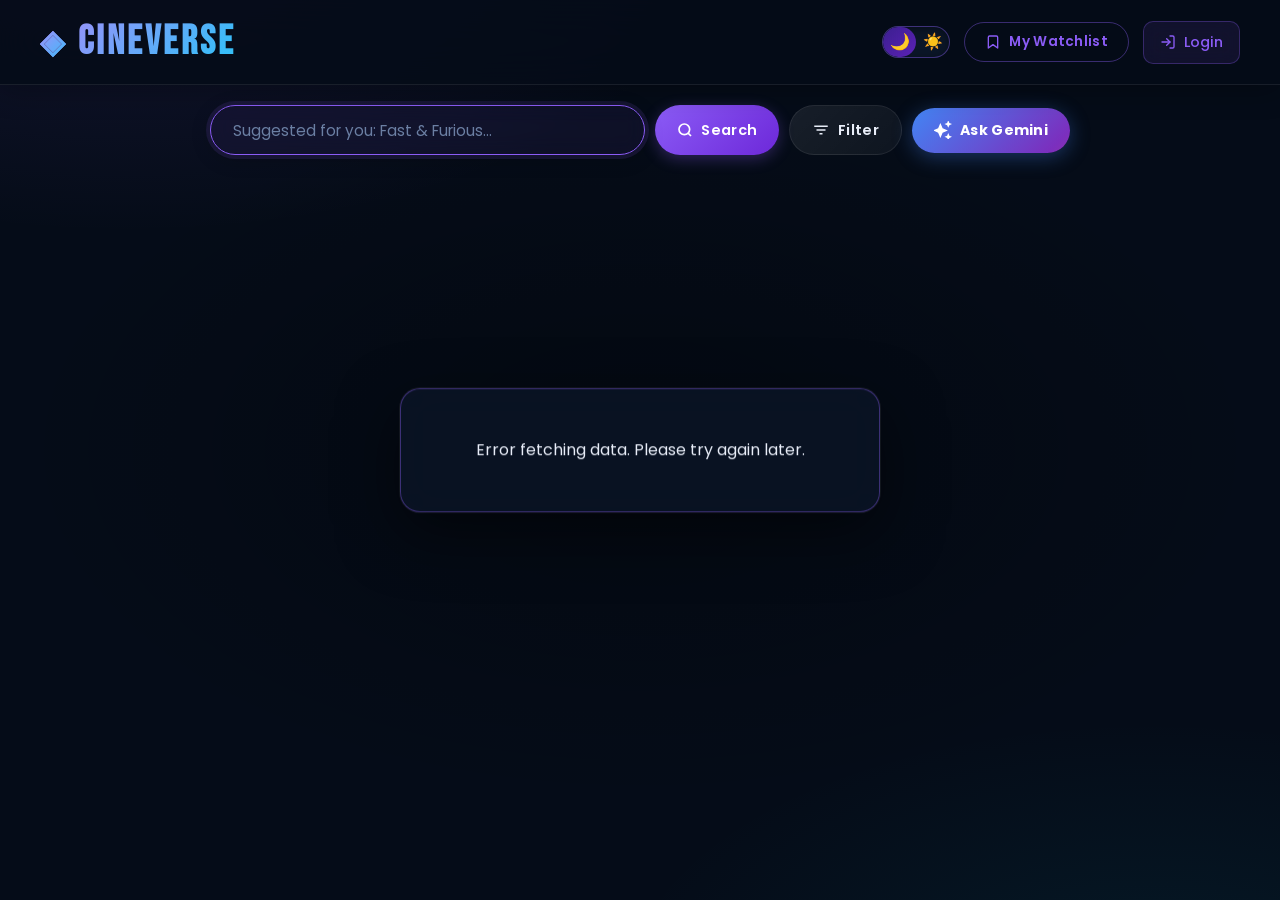
<file: index.html>
<!DOCTYPE html>
<html lang="en">
<head>
    <meta charset="UTF-8">
    <meta name="viewport" content="width=device-width, initial-scale=1.0">
    <title>CineVerse</title>
    <link rel="stylesheet" href="ss3.css">
    <link rel="icon" href="https://cdn-icons-png.flaticon.com/512/4221/4221484.png" type="image/png">
    <script defer src="https://cdn.vercel-insights.com/v1/script.js"></script>
</head>
<body>

    <header class="main-header">

        <h1 class="site-title">
            <span class="logo-mark">◈</span>
            CineVerse
        </h1>

        <div class="header-actions">
            <div class="lightandDArk">
                <span class="icon moon">🌙</span>
                <span class="icon sun">☀️</span>
            </div>
            <button id="showMyWatchlist" class="watchlist-btn">
                <svg width="16" height="16" viewBox="0 0 24 24" fill="none" stroke="currentColor" stroke-width="2" stroke-linecap="round" stroke-linejoin="round"><path d="M19 21l-7-5-7 5V5a2 2 0 0 1 2-2h10a2 2 0 0 1 2 2z"></path></svg>
                My Watchlist
            </button>
            <button id="loginBtn" class="logout-btn login-btn hidden" onclick="window.location.href='login.html'">
                <svg width="16" height="16" viewBox="0 0 24 24" fill="none" stroke="currentColor" stroke-width="2" stroke-linecap="round" stroke-linejoin="round">
                    <path d="M15 3h4a2 2 0 0 1 2 2v14a2 2 0 0 1-2 2h-4"></path>
                    <polyline points="10 17 15 12 10 7"></polyline>
                    <line x1="15" y1="12" x2="3" y2="12"></line>
                </svg>
                Login
            </button>
            <button id="logoutBtn" class="logout-btn hidden">
                <svg width="16" height="16" viewBox="0 0 24 24" fill="none" stroke="currentColor" stroke-width="2" stroke-linecap="round" stroke-linejoin="round"><path d="M9 21H5a2 2 0 0 1-2-2V5a2 2 0 0 1 2-2h4"></path><polyline points="16 17 21 12 16 7"></polyline><line x1="21" y1="12" x2="9" y2="12"></line></svg>
                Logout
            </button>
        </div>

    </header>

    <div class="searchPar">
        <input type="text" placeholder="Search movies, directors, actors…">
        <button class="search">
            <svg width="16" height="16" viewBox="0 0 24 24" fill="none" stroke="currentColor" stroke-width="2.5"><circle cx="11" cy="11" r="8"/><line x1="21" y1="21" x2="16.65" y2="16.65"/></svg>
            Search
        </button>
        <button class="filter">
            <svg fill="#fff" viewBox="0 0 24 24" xmlns="http://www.w3.org/2000/svg">
                <path d="M10 18h4v-2h-4v2zM3 6v2h18V6H3zm3 7h12v-2H6v2z"/>
            </svg>
            Filter
        </button>
        <button id="chat-toggle-btn" class="ask-gemini-btn">
            <svg width="18" height="18" viewBox="0 0 24 24" fill="none" xmlns="http://www.w3.org/2000/svg">
                <path d="M19 9L20.5 5.5L24 4L20.5 2.5L19 -1L17.5 2.5L14 4L17.5 5.5L19 9ZM11.5 9.5L8.5 2.5L5.5 9.5L-1.5 12.5L5.5 15.5L8.5 22.5L11.5 15.5L18.5 12.5L11.5 9.5ZM19 16L17.5 19.5L14 21L17.5 22.5L19 26L20.5 22.5L24 21L20.5 19.5L19 16Z" fill="currentColor"/>
            </svg>
            Ask Gemini
        </button>
    </div>

    <div id="ai-chat-wrapper">
        <div id="chat-box" class="hidden">
            <div id="chat-header">
                <span class="gemini-title">Gemini</span>
                <button id="close-chat-btn">✕</button>
            </div>
            <div id="chat-content"></div>
            <div id="chat-footer">
                <input type="text" id="ai-input" placeholder="Ask Gemini about movies...">
                <button id="ai-send">
                    <svg viewBox="0 0 24 24" fill="none" stroke="currentColor" stroke-width="2"><path d="M22 2L11 13M22 2L15 22L11 13M11 13L2 9L22 2"/></svg>
                </button>
            </div>
        </div>
    </div>

    <div class="filter-panel">
        <div class="filter-title">
            Filter Panel <button class="closePanel">✕</button>
        </div>
        <div class="filter-option">
            <label for="filter-year">Year</label>
            <input type="text" id="filter-year" placeholder="e.g., 2023">
        </div>
        <div class="filter-option">
            <label for="filter-genre">Genre</label>
            <input type="text" id="filter-genre" placeholder="e.g., Action">
        </div>
        <div class="filter-option">
            <label for="filter-actor">Actor</label>
            <input type="text" id="filter-actor" placeholder="e.g., Tom Hanks">
        </div>
        <div class="twoButtons">
            <button class="apply-filter-btn">Apply</button>
            <button class="clear-filter-btn">Clear</button>
        </div>
    </div>

    <div class="movieContainerAndReadMore">
        <div class="movies-container"></div>
        <button class="displayMore">Load More</button>
    </div>

    <div class="nothing"></div>

    <div class="overlay"></div>

    <div id="movie-details-modal" class="modal-container">
        <div class="content">
            <button class="x">✕</button>
            <div class="dataDetails">
                <img src="https://m.media-amazon.com/images/M/MV5BNGE0YTVjNzUtNzJjOS00NGNlLTgxMzctZTY4YTE1Y2Y1ZTU4XkEyXkFqcGc@._V1_SX300.jpg" alt="Movie Poster" class="dummy-poster" loading="lazy">
                <div class="details">
                    <h2></h2>
                    <div class="dummy-rating-box"></div>
                    <p class="dummy-plot"></p>
                    <div class="dummy-other-details"></div>
                </div>
            </div>
        </div>
    </div>

    <button class="button">
        <svg viewBox="0 0 384 512" class="svgIcon">
            <path d="M214.6 41.4c-12.5-12.5-32.8-12.5-45.3 0l-160 160c-12.5 12.5-12.5 32.8 0 45.3s32.8 12.5 45.3 0L160 141.2V448c0 17.7 14.3 32 32 32s32-14.3 32-32V141.2L329.4 246.6c12.5 12.5 32.8 12.5 45.3 0s12.5-32.8 0-45.3l-160-160z"/>
        </svg>
    </button>

    <div class="AddingAndREmovungFIlm"></div>

    <script src="ss3.js"></script>
</body>
</html>
</file>
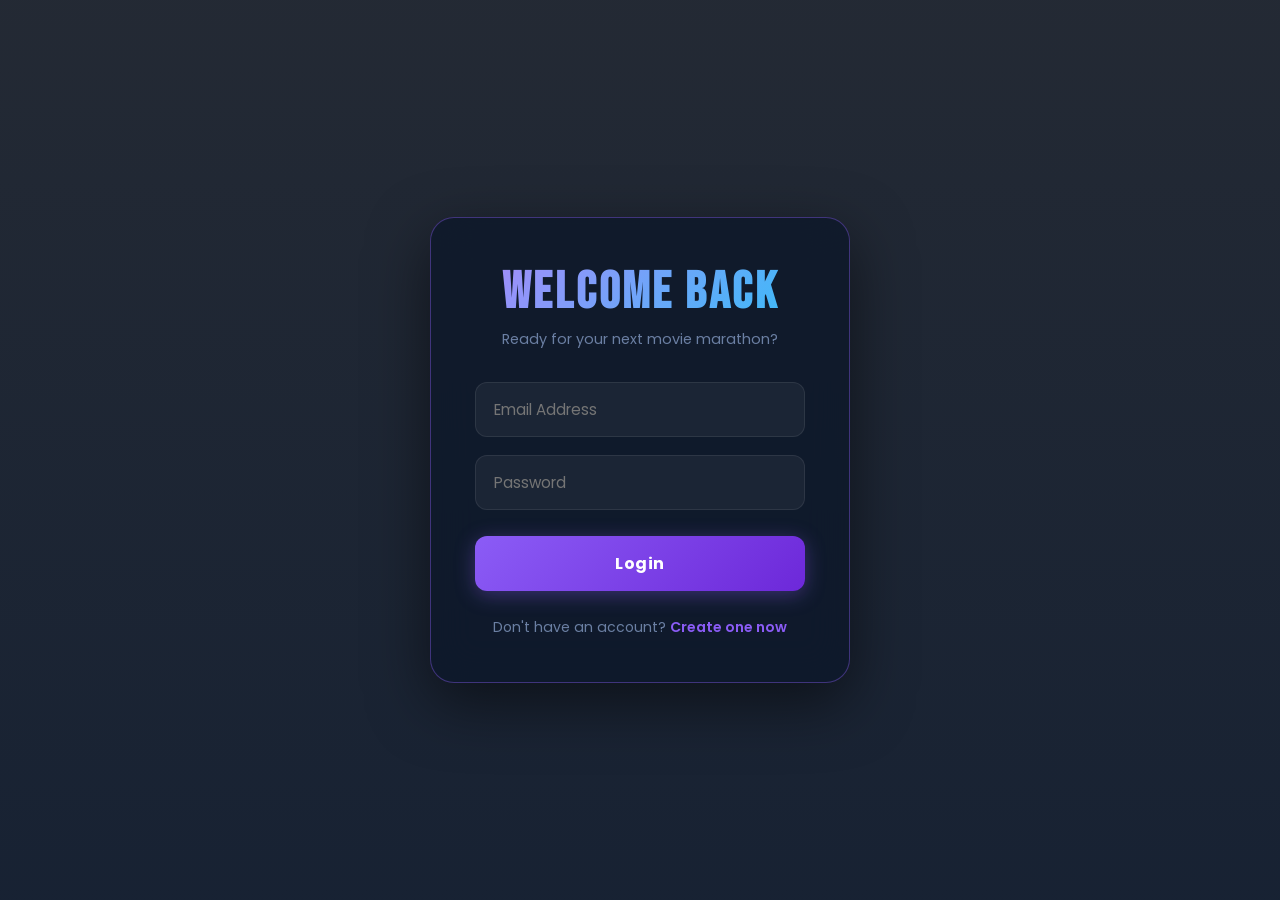
<file: login.html>
<!DOCTYPE html>
<html lang="en">
<head>
    <meta charset="UTF-8">
    <meta name="viewport" content="width=device-width, initial-scale=1.0">
    <title>Movie Explorer - Login</title>
    <link rel="stylesheet" href="ss3.css">
    <link rel="icon" href="https://cdn-icons-png.flaticon.com/512/4221/4221484.png" type="image/png">
    <script defer src="https://cdn.vercel-insights.com/v1/script.js"></script>
</head>
<body class="auth-body">

    <div class="auth-container">
        <div class="auth-header">
            <h2>Welcome Back</h2>
            <p class="subtitle">Ready for your next movie marathon?</p>
        </div>

        <form id="login-form" class="auth-form">
            <div class="input-group">
                <input type="email" id="email" placeholder="Email Address" required>
            </div>
            <div class="input-group">
                <input type="password" id="password" placeholder="Password" required>
            </div>
            
            <button type="submit">Login</button>
        </form>

        <div id="login-message"></div>

        <div class="auth-links">
            <p>Don't have an account? <a href="register.html">Create one now</a></p>
        </div>
    </div>

    <script src="login.js"></script>
</body>
</html>
</file>
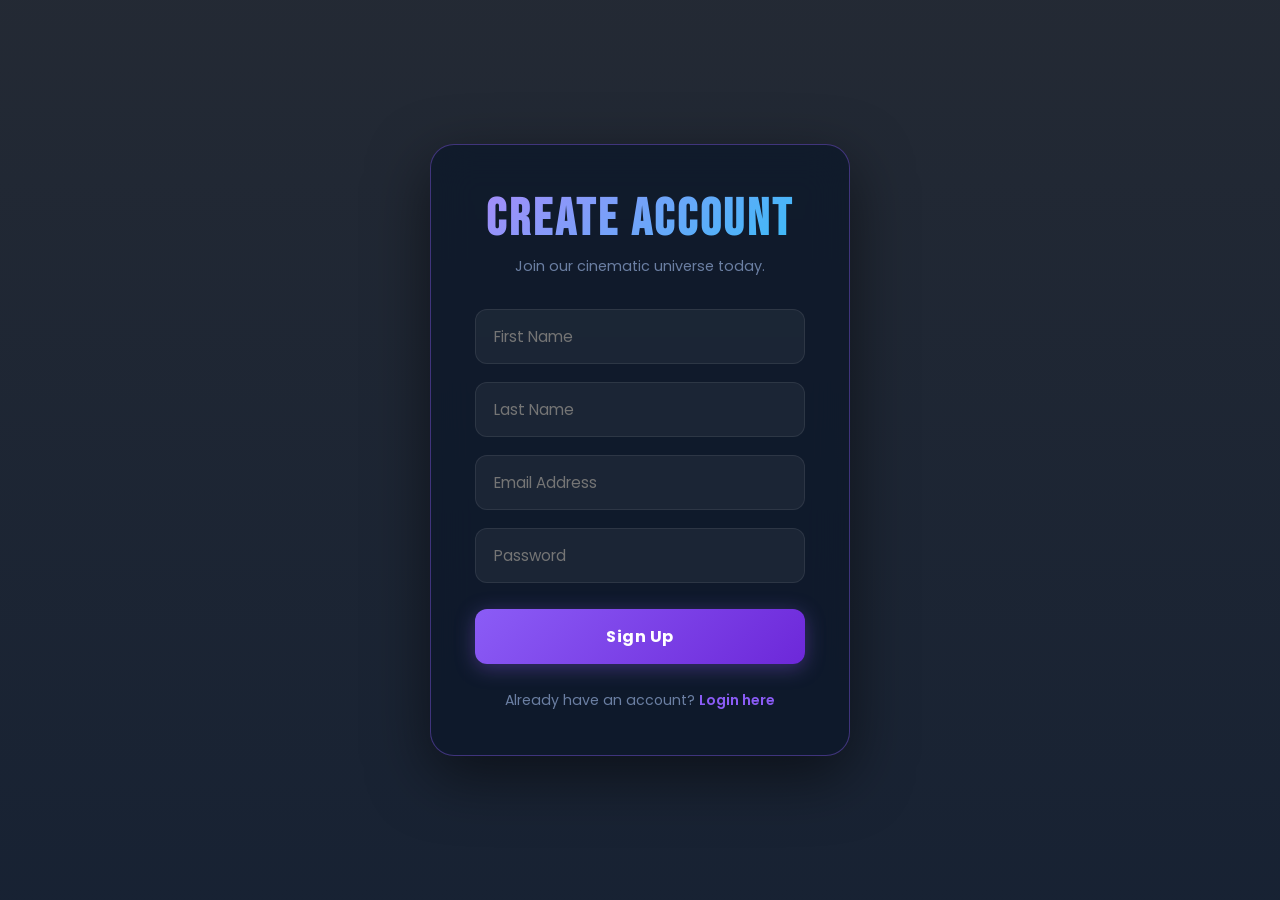
<file: register.html>
<!DOCTYPE html>
<html lang="en">
<head>
    <meta charset="UTF-8">
    <meta name="viewport" content="width=device-width, initial-scale=1.0">
    <title>Movie Explorer - Register</title>
    <link rel="stylesheet" href="ss3.css">
    <link rel="icon" href="https://cdn-icons-png.flaticon.com/512/4221/4221484.png" type="image/png">
    <script defer src="https://cdn.vercel-insights.com/v1/script.js"></script>
</head>
<body class="auth-body"> <div class="auth-container">
        <div class="auth-header">
            <h2>Create Account</h2>
            <p class="subtitle">Join our cinematic universe today.</p>
        </div>

        <form id="register-form" class="auth-form">
            <div class="input-group">
                <input type="text" id="first_name" placeholder="First Name" required>
            </div>
            <div class="input-group">
                <input type="text" id="last_name" placeholder="Last Name" required>
            </div>
            <div class="input-group">
                <input type="email" id="email" placeholder="Email Address" required>
            </div>
            <div class="input-group">
                <input type="password" id="password" placeholder="Password" required>
            </div>
            
            <button type="submit">Sign Up</button>
        </form>

        <div id="register-message"></div>

        <div class="auth-links">
            <p>Already have an account? <a href="login.html">Login here</a></p>
        </div>
    </div>

    <script src="register.js"></script>
</body>
</html>
</file>
<file: ss3.css>
/* =========================================
   Imports & Fonts
   ========================================= */
@import url("https://fonts.googleapis.com/css2?family=Bebas+Neue&display=swap");
@import url("https://fonts.googleapis.com/css2?family=Poppins:wght@300;400;500;600;700&display=swap");

/* =========================================
   Global Variables (Theming)
   ========================================= */
:root {
  --bg-primary: #050c18;
  --bg-secondary: #0b1628;
  --bg-card: rgba(255, 255, 255, 0.034);
  --bg-glass: rgba(11, 22, 40, 0.75);
  --text-main: #e8edf8;
  --text-muted: #6b7fa3;
  --accent-color: #8B5CF6;
  --accent-alt: #06B6D4;
  --accent-gold: #F59E0B;
  --card-bg-gradient: linear-gradient(160deg, rgba(255,255,255,0.05) 0%, rgba(255,255,255,0.01) 100%);
  --input-bg: rgba(255, 255, 255, 0.06);
  --shadow-color: rgba(0, 0, 0, 0.7);
  --glow: rgba(139, 92, 246, 0.35);
  --glow-cyan: rgba(6, 182, 212, 0.25);
  --border: rgba(255, 255, 255, 0.08);
  --border-accent: rgba(139, 92, 246, 0.4);
  --btn-text-color: #ffffff;
  --header-bg: rgba(5, 12, 24, 0.85);
}

/* =========================================
   Light Mode
   ========================================= */
body.light-mode {
  --bg-primary: #f0f4ff;
  --bg-secondary: #e6ecfc;
  --bg-card: rgba(255, 255, 255, 0.7);
  --bg-glass: rgba(240, 244, 255, 0.85);
  --text-main: #1a2340;
  --text-muted: #5a6a8e;
  --accent-color: #6D28D9;
  --accent-alt: #0891B2;
  --accent-gold: #D97706;
  --card-bg-gradient: linear-gradient(160deg, #ffffff 0%, #f0f4ff 100%);
  --input-bg: rgba(255, 255, 255, 0.9);
  --shadow-color: rgba(109, 40, 217, 0.12);
  --glow: rgba(109, 40, 217, 0.2);
  --glow-cyan: rgba(8, 145, 178, 0.15);
  --border: rgba(109, 40, 217, 0.12);
  --border-accent: rgba(109, 40, 217, 0.35);
  --btn-text-color: #ffffff;
  --header-bg: rgba(240, 244, 255, 0.9);
}

/* =========================================
   Global Styles
   ========================================= */
* {
  font-family: 'Poppins', sans-serif;
  box-sizing: border-box;
  margin: 0;
  padding: 0;
}

body {
  background-color: var(--bg-primary);
  background-image:
    radial-gradient(ellipse 80% 60% at 10% -10%, rgba(139, 92, 246, 0.12) 0%, transparent 60%),
    radial-gradient(ellipse 70% 50% at 90% 110%, rgba(6, 182, 212, 0.08) 0%, transparent 60%),
    radial-gradient(ellipse 50% 40% at 50% 50%, rgba(0,0,0,0.3) 0%, transparent 100%);
  display: flex;
  flex-direction: column;
  align-items: center;
  position: relative;
  min-height: 100vh;
  padding-bottom: 80px;
  color: var(--text-main);
  transition: background 0.4s ease, color 0.4s ease;
}

h1 {
  color: var(--accent-color);
  text-align: center;
  font-size: 38px;
  cursor: pointer;
  font-family: 'Bebas Neue', sans-serif;
}

/* Keyframes */
@keyframes fadeIn {
  from { opacity: 0; }
  to   { opacity: 1; }
}

@keyframes cardAppear {
  from { opacity: 0; transform: translateY(24px) scale(0.96); }
  to   { opacity: 1; transform: translateY(0) scale(1); }
}

@keyframes shimmer {
  0%   { background-position: -200% center; }
  100% { background-position:  200% center; }
}

@keyframes pulseGlow {
  0%, 100% { box-shadow: 0 0 20px var(--glow), 0 0 0 0 var(--glow); }
  50%       { box-shadow: 0 0 30px var(--glow), 0 0 12px 4px var(--glow); }
}

@keyframes gradientShift {
  0%   { background-position: 0% 50%; }
  50%  { background-position: 100% 50%; }
  100% { background-position: 0% 50%; }
}

/* =========================================
   Header Styles
   ========================================= */
.main-header {
  width: 100%;
  display: flex;
  align-items: center;
  justify-content: space-between;
  padding: 18px 40px;
  margin-bottom: 20px;
  background: var(--header-bg);
  backdrop-filter: blur(20px);
  -webkit-backdrop-filter: blur(20px);
  border-bottom: 1px solid var(--border);
  position: sticky;
  top: 0;
  z-index: 900;
  box-shadow: 0 4px 30px rgba(0,0,0,0.3);
}

@media (max-width: 600px) {
  .main-header {
    flex-direction: column;
    gap: 14px;
    padding: 16px 20px;
  }
}

.main-header .site-title {
  font-family: 'Bebas Neue', sans-serif;
  font-size: 40px;
  letter-spacing: 3px;
  margin: 0;
  background: linear-gradient(135deg, #a78bfa 0%, #38bdf8 50%, #34d399 100%);
  background-size: 200% auto;
  -webkit-background-clip: text;
  -webkit-text-fill-color: transparent;
  background-clip: text;
  animation: shimmer 4s linear infinite;
  display: flex;
  align-items: center;
  gap: 10px;
  cursor: pointer;
  text-shadow: none;
}

.logo-mark {
  background: linear-gradient(135deg, #a78bfa, #38bdf8);
  -webkit-background-clip: text;
  -webkit-text-fill-color: transparent;
  background-clip: text;
  font-size: 32px;
  line-height: 1;
}

@media (max-width: 600px) {
  .main-header .site-title { font-size: 32px; }
}

.main-header .header-actions {
  display: flex;
  align-items: center;
  gap: 14px;
}

.main-header .header-actions .watchlist-btn {
  display: flex;
  align-items: center;
  gap: 8px;
  color: var(--accent-color);
  background-color: transparent;
  border: 1.5px solid var(--border-accent);
  padding: 9px 20px;
  border-radius: 50px;
  font-size: 0.85rem;
  font-family: 'Poppins', sans-serif;
  font-weight: 600;
  cursor: pointer;
  transition: all 0.3s ease;
  letter-spacing: 0.3px;
}

.main-header .header-actions .watchlist-btn:hover {
  background: var(--accent-color);
  color: white;
  border-color: var(--accent-color);
  box-shadow: 0 4px 20px var(--glow);
  transform: translateY(-2px);
}

@media (max-width: 600px) {
  .main-header .header-actions .watchlist-btn { width: 85%; max-width: 260px; justify-content: center; }
}

/* =========================================
   Theme Toggle Switch
   ========================================= */
.lightandDArk {
  display: flex;
  justify-content: space-between;
  align-items: center;
  width: 68px;
  height: 32px;
  background-color: var(--bg-secondary);
  border-radius: 30px;
  position: relative;
  overflow: hidden;
  cursor: pointer;
  border: 1.5px solid var(--border-accent);
  box-shadow: inset 0 2px 8px rgba(0, 0, 0, 0.4);
  transition: border-color 0.3s;
}

.lightandDArk::before {
  position: absolute;
  background: linear-gradient(135deg, #3b1f8f, #5b21b6);
  content: "";
  width: 50%;
  height: 100%;
  left: 0;
  top: 0;
  z-index: 1;
  transition: transform 0.35s cubic-bezier(0.68, -0.55, 0.27, 1.55);
  border-radius: 30px;
}

.lightandDArk .icon {
  width: 50%;
  text-align: center;
  font-size: 16px;
  z-index: 2;
  transition: color 0.3s;
  user-select: none;
  line-height: 32px;
}

.lightandDArk.active-light::before {
  transform: translateX(100%);
  background: linear-gradient(135deg, #f59e0b, #fbbf24);
}

/* =========================================
   Search Bar Styles
   ========================================= */
.searchPar {
  display: flex;
  align-items: center;
  width: 92%;
  max-width: 860px;
  justify-content: center;
  gap: 10px;
  margin-bottom: 40px;
  flex-wrap: wrap;
  position: relative;
}

@media (max-width: 600px) {
  .searchPar {
    flex-direction: column;
    width: 95%;
    gap: 12px;
  }
}

.searchPar input {
  flex-grow: 1;
  max-width: 600px;
  border-radius: 50px;
  height: 50px;
  padding: 0 22px;
  border: 1.5px solid var(--border);
  outline: none;
  font-family: 'Poppins', sans-serif;
  font-weight: 400;
  font-size: 0.95rem;
  background: var(--input-bg);
  color: var(--text-main);
  transition: border-color 0.3s ease, box-shadow 0.3s ease, background 0.3s ease;
  backdrop-filter: blur(10px);
}

.searchPar input::placeholder { color: var(--text-muted); }

.searchPar input:focus {
  border-color: var(--accent-color);
  background: rgba(139, 92, 246, 0.07);
  box-shadow: 0 0 0 4px rgba(139, 92, 246, 0.12), 0 4px 20px rgba(0,0,0,0.2);
}

@media (max-width: 600px) {
  .searchPar input { width: 100%; max-width: 100%; }
}

.searchPar button.search,
.searchPar button.filter {
  height: 50px;
  padding: 0 22px;
  border-radius: 50px;
  background: linear-gradient(135deg, var(--accent-color), #6D28D9);
  color: white;
  border: none;
  cursor: pointer;
  font-size: 0.9rem;
  font-family: 'Poppins', sans-serif;
  font-weight: 600;
  transition: all 0.3s ease;
  display: flex;
  align-items: center;
  justify-content: center;
  gap: 8px;
  letter-spacing: 0.3px;
  box-shadow: 0 4px 15px rgba(139,92,246,0.3);
}

.searchPar button.search:hover,
.searchPar button.filter:hover {
  transform: translateY(-2px);
  box-shadow: 0 8px 25px rgba(139,92,246,0.45);
  filter: brightness(1.1);
}

.searchPar button.filter {
  background: linear-gradient(135deg, rgba(255,255,255,0.08), rgba(255,255,255,0.04));
  border: 1.5px solid var(--border);
  box-shadow: none;
  color: var(--text-main);
}

.searchPar button.filter:hover {
  background: var(--accent-color);
  border-color: var(--accent-color);
  color: white;
  box-shadow: 0 8px 25px var(--glow);
}

.searchPar button.filter svg {
  width: 18px;
  height: 18px;
  fill: currentColor;
}

@media (max-width: 600px) {
  .searchPar button.search { width: 100%; }
}

/* =========================================
   Filter Panel
   ========================================= */
.filter-panel {
    position: fixed !important;
    top: 50% !important;
    left: 50% !important;
    transform: translate(-50%, -50%) scale(0.7) !important;
    width: 90% !important;
    max-width: 400px !important;
    background: var(--bg-secondary) !important;
    border: 2px solid var(--accent-color) !important;
    border-radius: 20px !important;
    padding: 25px !important;
    z-index: 99999 !important;
    visibility: hidden;
    opacity: 0;
    display: flex !important;
    flex-direction: column !important;
    gap: 15px !important;
    transition: all 0.4s cubic-bezier(0.68, -0.55, 0.265, 1.55) !important;
    box-shadow: 0 20px 60px rgba(0, 0, 0, 0.8) !important;
}

.filter-panel.show-panel {
  display: flex;
}

@media (max-width: 600px) {
  .filter-panel { width: 92%; padding: 22px; }
}

.filter-panel .filter-title {
  display: flex;
  justify-content: space-between;
  align-items: center;
  color: var(--text-main);
  font-size: 1.1rem;
  font-family: 'Poppins', sans-serif;
  font-weight: 700;
  letter-spacing: 0.5px;
  border-bottom: 1px solid var(--border);
  padding-bottom: 14px;
}

.filter-panel .filter-title button {
  color: #fff;
  background: rgba(239, 68, 68, 0.8);
  border: none;
  width: 28px;
  height: 28px;
  border-radius: 50%;
  cursor: pointer;
  transition: all 0.2s;
  display: flex;
  align-items: center;
  justify-content: center;
  font-size: 13px;
}

.filter-panel .filter-title button:hover {
  background: #dc2626;
  transform: scale(1.1) rotate(90deg);
}

.filter-panel .filter-option {
  display: flex;
  flex-direction: column;
  gap: 6px;
}

.filter-panel .filter-option label {
  color: var(--text-muted);
  font-size: 0.78rem;
  font-family: 'Poppins', sans-serif;
  font-weight: 600;
  text-transform: uppercase;
  letter-spacing: 1px;
}

.filter-panel .filter-option input {
  flex-grow: 1;
  padding: 10px 14px;
  border-radius: 10px;
  border: 1px solid var(--border);
  background: var(--input-bg);
  color: var(--text-main);
  height: 42px;
  font-family: 'Poppins', sans-serif;
  font-size: 0.9rem;
  outline: none;
  transition: border-color 0.3s, box-shadow 0.3s;
}

.filter-panel .filter-option input:focus {
  border-color: var(--accent-color);
  box-shadow: 0 0 0 3px rgba(139,92,246,0.15);
}

.filter-panel .filter-option input::placeholder { color: var(--text-muted); opacity: 0.7; }

.filter-panel .twoButtons {
  display: flex;
  gap: 10px;
  margin-top: 4px;
}

.filter-panel .twoButtons button {
  flex: 1;
  padding: 11px;
  border-radius: 10px;
  border: none;
  cursor: pointer;
  font-size: 0.85rem;
  font-family: 'Poppins', sans-serif;
  font-weight: 600;
  transition: all 0.25s;
  color: white;
  letter-spacing: 0.3px;
}

.filter-panel .twoButtons button:hover {
  transform: translateY(-2px);
  filter: brightness(1.1);
}

.filter-panel .twoButtons .apply-filter-btn {
  background: linear-gradient(135deg, var(--accent-color), #6D28D9);
  box-shadow: 0 4px 14px rgba(139,92,246,0.35);
}

.filter-panel .twoButtons .clear-filter-btn {
  background: linear-gradient(135deg, #ef4444, #dc2626);
  box-shadow: 0 4px 14px rgba(239,68,68,0.25);
}

/* =========================================
   Movies Container & Cards
   ========================================= */
.movieContainerAndReadMore {
  display: flex;
  flex-direction: column;
  align-items: center;
  width: 100%;
  padding-bottom: 60px;
  position: relative;
}

.movies-container {
  width: 92%;
  display: grid;
  grid-template-columns: repeat(auto-fill, minmax(200px, 1fr));
  gap: 24px;
  margin-top: 10px;
  padding-bottom: 30px;
  justify-items: center;
}

@media (max-width: 600px) {
  .movies-container {
    grid-template-columns: repeat(2, 1fr);
    width: 95%;
    gap: 14px;
  }
}

@media (max-width: 380px) {
  .movies-container { grid-template-columns: 1fr; }
}

.movie-card {
  background: var(--card-bg-gradient);
  border: 1px solid var(--border);
  border-radius: 16px;
  display: flex;
  flex-direction: column;
  align-items: center;
  justify-content: space-between;
  transition: transform 0.35s ease, box-shadow 0.35s ease, border-color 0.35s ease;
  box-shadow: 0 4px 20px rgba(0,0,0,0.4);
  overflow: hidden;
  position: relative;
  width: 100%;
  max-width: 240px;
  opacity: 0;
  transform: translateY(24px);
  animation: cardAppear 0.5s ease-out forwards;
  animation-delay: var(--delay);
  text-align: center;
  min-height: 520px;
  backdrop-filter: blur(10px);
}

@media (max-width: 600px) {
  .movie-card { max-width: 100%; min-height: 400px; }
}

.movie-card:hover {
  transform: translateY(-10px) scale(1.02);
  box-shadow: 0 20px 50px rgba(0,0,0,0.5), 0 0 0 1px var(--border-accent), 0 0 30px var(--glow);
  border-color: var(--border-accent);
}

.movie-card:hover img {
  transform: scale(1.08);
}

.movie-card img {
  width: 100%;
  height: 310px;
  object-fit: cover;
  object-position: top;
  border-radius: 16px 16px 0 0;
  transition: transform 0.5s ease;
}

@media (max-width: 600px) {
  .movie-card img { height: 220px; }
}

.movie-card h3 {
  font-family: 'Poppins', sans-serif;
  font-weight: 600;
  margin-top: 14px;
  color: var(--text-main);
  font-size: 0.95rem;
  text-align: center;
  line-height: 1.4;
  padding: 0 12px;
  min-height: 3em;
  overflow: hidden;
  text-overflow: ellipsis;
  display: -webkit-box;
  -webkit-line-clamp: 2;
  -webkit-box-orient: vertical;
}

.movie-card .year {
  font-family: 'Poppins', sans-serif;
  margin-top: 4px;
  color: var(--accent-alt);
  font-size: 0.82rem;
  font-weight: 600;
  margin-bottom: 12px;
  text-align: center;
  letter-spacing: 1px;
}

.movie-card .details-btn {
  margin: 0 auto 16px;
  background: transparent;
  border: 1.5px solid var(--border-accent);
  color: var(--accent-color);
  font-family: 'Poppins', sans-serif;
  font-weight: 600;
  border-radius: 50px;
  width: 82%;
  padding: 9px 16px;
  font-size: 0.82rem;
  display: flex;
  justify-content: center;
  align-items: center;
  cursor: pointer;
  transition: all 0.3s ease;
  letter-spacing: 0.3px;
}

.movie-card .details-btn:hover {
  background: var(--accent-color);
  color: white;
  border-color: var(--accent-color);
  box-shadow: 0 4px 16px var(--glow);
  transform: scale(1.03);
}

/* Favorite Button inside Card */
.fav-btn {
  position: absolute;
  top: 10px;
  right: 10px;
  background: rgba(0, 0, 0, 0.55);
  backdrop-filter: blur(6px);
  border: 1px solid rgba(255,255,255,0.12);
  border-radius: 50%;
  width: 38px;
  height: 38px;
  cursor: pointer;
  display: flex;
  justify-content: center;
  align-items: center;
  transition: all 0.3s ease;
  z-index: 5;
  font-size: 1.3rem;
  color: white;
}

.fav-btn:hover {
  transform: scale(1.2);
  background: rgba(239, 68, 68, 0.3);
  border-color: rgba(239,68,68,0.5);
  color: #f87171;
}

.fav-btn.active {
  color: #f87171;
  background: rgba(239, 68, 68, 0.25);
  border-color: rgba(239,68,68,0.5);
}

/* Display More */
.displayMore {
  background: transparent;
  border: 1.5px solid var(--border-accent);
  color: var(--accent-color);
  font-family: 'Poppins', sans-serif;
  font-weight: 600;
  border-radius: 50px;
  padding: 13px 50px;
  font-size: 0.9rem;
  cursor: pointer;
  margin-top: 40px;
  margin-bottom: 20px;
  transition: all 0.3s ease;
  display: none;
  justify-content: center;
  align-items: center;
  letter-spacing: 0.5px;
  position: relative;
  overflow: hidden;
}

.displayMore::before {
  content: '';
  position: absolute;
  inset: 0;
  background: linear-gradient(135deg, var(--accent-color), #6D28D9);
  opacity: 0;
  transition: opacity 0.3s;
}

.displayMore:hover {
  color: white;
  border-color: var(--accent-color);
  box-shadow: 0 8px 30px var(--glow);
  transform: translateY(-2px);
}

.displayMore:hover::before { opacity: 1; }

.displayMore span { position: relative; z-index: 1; }

/* =========================================
   "Nothing Found" & Messages
   ========================================= */
.nothing {
  display: none;
  position: absolute;
  top: 50%;
  left: 50%;
  transform: translate(-50%, -50%);
  z-index: 999;
  background: var(--bg-glass);
  backdrop-filter: blur(20px);
  border: 1px solid var(--border-accent);
  padding: 48px 40px;
  border-radius: 20px;
  box-shadow: 0 20px 60px rgba(0,0,0,0.5), 0 0 0 1px var(--border);
  max-width: 480px;
  width: 90%;
  text-align: center;
  color: var(--text-main);
  line-height: 1.6;
  opacity: 0;
  animation: fadeInNothing 0.5s ease-out forwards;
}

@keyframes fadeInNothing {
  from { opacity: 0; transform: translate(-50%, -60%); }
  to   { opacity: 1; transform: translate(-50%, -50%); }
}

@media (max-width: 600px) {
  .nothing { padding: 30px 24px; }
}

.nothing .icon {
  font-size: 3.5em;
  color: var(--accent-color);
  margin-bottom: 18px;
  display: block;
}

.nothing h3 {
  font-family: 'Bebas Neue', sans-serif;
  font-size: 2.2em;
  color: var(--text-main);
  margin-bottom: 12px;
  letter-spacing: 2px;
}

.nothing p {
  font-size: 1rem;
  color: var(--text-muted);
  margin-bottom: 28px;
  line-height: 1.7;
}

.nothing .action-btn {
  display: inline-block;
  background: linear-gradient(135deg, var(--accent-color), #6D28D9);
  color: white;
  border: none;
  padding: 12px 30px;
  border-radius: 50px;
  cursor: pointer;
  font-size: 0.9rem;
  font-family: 'Poppins', sans-serif;
  font-weight: 600;
  transition: all 0.3s ease;
  text-decoration: none;
  box-shadow: 0 4px 20px var(--glow);
}

.nothing .action-btn:hover {
  transform: translateY(-3px);
  box-shadow: 0 8px 30px var(--glow);
  filter: brightness(1.1);
}

/* =========================================
   Overlay Details
   ========================================= */
.overlay {
    position: fixed;
    top: 0;
    left: 0;
    width: 100vw;
    height: 100vh;
    background: rgba(0, 0, 0, 0.85);
    backdrop-filter: blur(5px);
    display: none; 
}

#movie-details-modal {
    display: none; 
    position: fixed;
    justify-content: center;
    align-items: center;
    z-index: 6000;
    width: 90%;
    max-width: 900px;
    top: 50%; 
    left: 50%;
    transform: translate(-50%, -50%);
}

#movie-details-modal .content {
    display: block !important; 
    width: 100%;
    max-height: 90vh;
    background: linear-gradient(160deg, #0e1528 0%, #050c18 100%);
    border-radius: 24px;
    padding: 40px;
    position: relative;
    overflow-y: auto;
    border: 1px solid rgba(139, 92, 246, 0.3);
    box-shadow: 0 30px 80px rgba(0,0,0,0.8);
}

#movie-details-modal .content::-webkit-scrollbar { width: 6px; }
#movie-details-modal .content::-webkit-scrollbar-track { background: transparent; }
#movie-details-modal .content::-webkit-scrollbar-thumb { background: var(--accent-color); border-radius: 10px; opacity: 0.5; }
#movie-details-modal .content::-webkit-scrollbar-thumb:hover { filter: brightness(1.2); }

@media (max-width: 768px) { #movie-details-modal .content { padding: 28px; width: 95%; } }
@media (max-width: 480px) { #movie-details-modal .content { padding: 20px; } }

#movie-details-modal .x {
    position: absolute;
    top: 16px;
    right: 16px;
    width: 38px;
    height: 38px;
    font-size: 18px;
    background: rgba(239, 68, 68, 0.15);
    color: #f87171;
    border: 1px solid rgba(239,68,68,0.35);
    border-radius: 50%;
    cursor: pointer;
    transition: all 0.3s ease;
    z-index: 10;
    display: flex;
    justify-content: center;
    align-items: center;
}

#movie-details-modal .x:hover {
    background: #ef4444;
    color: white;
    border-color: #ef4444;
    transform: rotate(90deg);
    box-shadow: 0 4px 16px rgba(239,68,68,0.4);
}

#movie-details-modal .dataDetails {
    width: 100%;
    display: flex;
    justify-content: flex-start;
    align-items: flex-start;
    gap: 32px;
}

@media (max-width: 768px) {
    #movie-details-modal .dataDetails { flex-direction: column; align-items: center; }
}

#movie-details-modal .dataDetails img {
    min-width: 260px;
    max-width: 260px;
    height: 390px;
    object-fit: cover;
    border-radius: 16px;
    box-shadow: 0 10px 40px rgba(0,0,0,0.6), 0 0 0 1px var(--border);
}

@media (max-width: 768px) {
    #movie-details-modal .dataDetails img { width: 100%; max-width: 200px; height: auto; margin-bottom: 20px; }
}

#movie-details-modal .dataDetails .details {
    flex: 1;
    color: var(--text-main);
    font-family: 'Poppins', sans-serif;
}

#movie-details-modal .dataDetails .details h2 {
    color: var(--text-main);
    font-size: 2.4rem;
    margin-top: 0;
    margin-bottom: 14px;
    font-family: 'Bebas Neue', sans-serif;
    letter-spacing: 2px;
    line-height: 1.1;
    background: linear-gradient(135deg, #e8edf8, #a78bfa);
    -webkit-background-clip: text;
    -webkit-text-fill-color: transparent;
    background-clip: text;
}

@media (max-width: 768px) {
    #movie-details-modal .dataDetails .details h2 { text-align: center; font-size: 2rem; }
}

#movie-details-modal .dataDetails .details .dummy-rating-box {
    display: flex;
    gap: 10px;
    margin-bottom: 20px;
    flex-wrap: wrap;
}

@media (max-width: 768px) {
    #movie-details-modal .dataDetails .details .dummy-rating-box { justify-content: center; }
}

#movie-details-modal .dataDetails .details .dummy-rating-box span {
    font-size: 0.82rem;
    font-weight: 600;
    color: #fbbf24;
    background: rgba(251, 191, 36, 0.12);
    border: 1px solid rgba(251,191,36,0.25);
    padding: 5px 12px;
    border-radius: 50px;
    letter-spacing: 0.3px;
}

#movie-details-modal .dataDetails .details .dummy-plot {
    font-size: 0.95rem;
    line-height: 1.8;
    margin-bottom: 24px;
    color: var(--text-muted);
    font-weight: 400;
}

#movie-details-modal .dataDetails .details .dummy-other-details p {
    margin: 10px 0;
    font-size: 0.9rem;
    border-bottom: 1px solid var(--border);
    padding-bottom: 10px;
    color: var(--text-muted);
}

#movie-details-modal .dataDetails .details .dummy-other-details strong {
    color: var(--accent-color);
    margin-right: 8px;
    font-weight: 600;
}
/* =========================================
   Loaders
   ========================================= */
.cssload-dots {
  width: 0; height: 0;
  position: absolute;
  top: 0; left: 0; bottom: 0; right: 0;
  margin: auto;
  filter: url(#goo);
  display: block;
}

.loading {
  width: 100%;
  height: 300px;
  position: relative;
  display: flex;
  justify-content: center;
  align-items: center;
}

.cssload-dot {
  width: 0; height: 0;
  position: absolute;
  left: 0; top: 0;
}

.cssload-dot:before {
  content: "";
  width: 34px; height: 34px;
  border-radius: 49px;
  background: #fbd301;
  position: absolute;
  left: 50%;
  transform: translateY(0);
  margin-left: -17.5px;
  margin-top: -17.5px;
}

.cssload-dot:nth-child(5):before {
  z-index: 100;
  width: 44.5px; height: 44.5px;
  margin-left: -21.75px;
  margin-top: -21.75px;
  animation: cssload-dot-colors 4.6s ease infinite;
}

.cssload-dot:nth-child(1) { animation: cssload-dot-rotate-1 4.6s 0s linear infinite; }
.cssload-dot:nth-child(1):before { background-color: #a78bfa; animation: cssload-dot-move 4.6s 0s ease infinite; }
.cssload-dot:nth-child(2) { animation: cssload-dot-rotate-2 4.6s 1.15s linear infinite; }
.cssload-dot:nth-child(2):before { background-color: #38bdf8; animation: cssload-dot-move 4.6s 1.15s ease infinite; }
.cssload-dot:nth-child(3) { animation: cssload-dot-rotate-3 4.6s 2.3s linear infinite; }
.cssload-dot:nth-child(3):before { background-color: #34d399; animation: cssload-dot-move 4.6s 2.3s ease infinite; }
.cssload-dot:nth-child(4) { animation: cssload-dot-rotate-4 4.6s 3.45s linear infinite; }
.cssload-dot:nth-child(4):before { background-color: #f59e0b; animation: cssload-dot-move 4.6s 3.45s ease infinite; }

@keyframes cssload-dot-move {
  0%      { transform: translateY(0); }
  18%,22% { transform: translateY(-68px); }
  40%,100%{ transform: translateY(0); }
}

@keyframes cssload-dot-colors {
  0%,100% { background-color: #f59e0b; }
  25%     { background-color: #a78bfa; }
  50%     { background-color: #38bdf8; }
  75%     { background-color: #34d399; }
}

/* (Rotation keyframes kept from original) */
@keyframes cssload-dot-rotate-1 {
  0%   { transform: rotate(0deg); }
  100% { transform: rotate(360deg); }
}
@keyframes cssload-dot-rotate-2 {
  0%   { transform: rotate(0deg); }
  100% { transform: rotate(-360deg); }
}
@keyframes cssload-dot-rotate-3 {
  0%   { transform: rotate(0deg); }
  100% { transform: rotate(360deg); }
}
@keyframes cssload-dot-rotate-4 {
  0%   { transform: rotate(0deg); }
  100% { transform: rotate(-360deg); }
}

/* =========================================
   Back to Top Button
   ========================================= */
.button {
  width: 48px;
  height: 48px;
  border-radius: 50%;
  background: linear-gradient(135deg, #7c3aed, #a78bfa);
  border: none;
  font-weight: 600;
  display: flex;
  align-items: center;
  justify-content: center;
  box-shadow: 0 4px 20px rgba(124,58,237,0.4);
  cursor: pointer;
  transition: all 0.35s cubic-bezier(0.34, 1.56, 0.64, 1);
  overflow: hidden;
  position: fixed;
  bottom: 24px;
  right: 24px;
  z-index: 800;
}

.button .svgIcon { width: 12px; transition: transform 0.3s; }
.button .svgIcon path { fill: white; }

.button:hover {
  width: 140px;
  border-radius: 50px;
  box-shadow: 0 8px 30px rgba(124,58,237,0.5);
}

.button:hover .svgIcon {
  transform: translateY(-200%);
}

.button::before {
  position: absolute;
  bottom: -20px;
  content: "Back to Top";
  color: white;
  font-size: 0px;
  font-family: 'Poppins', sans-serif;
  font-weight: 600;
  white-space: nowrap;
}

.button:hover::before {
  font-size: 12px;
  opacity: 1;
  bottom: unset;
  transition-duration: 0.3s;
}

/* =========================================
   Toast Messages
   ========================================= */
.AddingAndREmovungFIlm {
  position: fixed;
  bottom: 80px;
  text-align: center;
  background: var(--bg-glass);
  backdrop-filter: blur(16px);
  border: 1px solid var(--border-accent);
  color: var(--text-main);
  padding: 12px 22px;
  border-radius: 50px;
  box-shadow: 0 8px 32px rgba(0,0,0,0.4), 0 0 0 1px var(--border);
  display: none;
  align-items: center;
  gap: 8px;
  font-family: 'Poppins', sans-serif;
  font-size: 0.88rem;
  z-index: 100000000;
}

.AddingAndREmovungFIlm span {
  font-family: 'Poppins', sans-serif;
  font-weight: 700;
  color: var(--accent-color);
}

/* =========================================
   Inline button cleanup
   ========================================= */
div span button {
  background-color: transparent;
  color: #f87171;
  width: 24px;
  height: 24px;
  font-weight: bold;
  border: none;
  right: 10px;
  margin-right: -10px;
  font-size: 18px;
  cursor: pointer;
  border-radius: 50%;
  display: inline-flex;
  align-items: center;
  justify-content: center;
  transition: background 0.2s;
}

div span button:hover { background: rgba(239,68,68,0.15); }

input { text-transform: none !important; }

/* =========================================
   Ask Gemini Button — Real Gemini Colors
   ========================================= */
.ask-gemini-btn {
  display: flex;
  align-items: center;
  gap: 8px;
  background: linear-gradient(135deg, #4285F4 0%, #7B2FBE 50%, #EA4335 100%);
  background-size: 200% auto;
  color: white;
  border: none;
  padding: 12px 22px;
  border-radius: 50px;
  cursor: pointer;
  font-family: 'Poppins', sans-serif;
  font-weight: 700;
  font-size: 0.88rem;
  transition: all 0.3s ease;
  box-shadow: 0 4px 20px rgba(66, 133, 244, 0.35);
  letter-spacing: 0.3px;
  animation: gradientShift 4s ease infinite;
}

.ask-gemini-btn:hover {
  transform: translateY(-2px);
  box-shadow: 0 8px 30px rgba(66, 133, 244, 0.45);
  filter: brightness(1.1);
}

/* =========================================
   AI Chat Box — Redesigned
   ========================================= */
#ai-chat-wrapper {
  position: fixed;
  bottom: 20px;
  right: 20px;
  z-index: -1000;
  max-width: 100%;
}

#chat-box {
  width: 400px;
  height: 520px;
  max-height: 80vh;
  background: rgba(8, 15, 30, 0.95);
  backdrop-filter: blur(24px);
  -webkit-backdrop-filter: blur(24px);
  border-radius: 20px;
  box-shadow: 0 20px 60px rgba(0,0,0,0.5), 0 0 0 1px rgba(66,133,244,0.25);
  display: flex;
  flex-direction: column;
  overflow: hidden;
  transition: opacity 0.3s ease, transform 0.3s ease;
  border: 1px solid rgba(255,255,255,0.07);
}

#chat-box.hidden {
  opacity: 0;
  pointer-events: none;
  transform: translateY(20px) scale(0.96);
}

#chat-header {
  background: linear-gradient(135deg, rgba(66,133,244,0.15), rgba(123,47,190,0.15));
  padding: 16px 20px;
  border-bottom: 1px solid rgba(255,255,255,0.06);
  display: flex;
  justify-content: space-between;
  align-items: center;
}

.gemini-title {
  font-family: 'Google Sans', 'Poppins', sans-serif;
  font-size: 1.15rem;
  font-weight: 700;
  background: linear-gradient(
    90deg,
    #4285F4 0%,
    #9C27B0 35%,
    #EA80FC 60%,
    #4285F4 100%
  );
  background-size: 200% auto;
  -webkit-background-clip: text;
  -webkit-text-fill-color: transparent;
  background-clip: text;
  animation: shimmer 3s linear infinite;
  letter-spacing: 1px;
}

#close-chat-btn {
  background: rgba(255,255,255,0.07);
  border: 1px solid rgba(255,255,255,0.1);
  border-radius: 50%;
  width: 30px;
  height: 30px;
  font-size: 0.9rem;
  cursor: pointer;
  color: rgba(255,255,255,0.6);
  transition: all 0.2s;
  display: flex;
  align-items: center;
  justify-content: center;
}

#close-chat-btn:hover {
  background: rgba(239,68,68,0.25);
  color: #f87171;
  border-color: rgba(239,68,68,0.3);
}

#chat-content {
  flex-grow: 1;
  padding: 18px;
  overflow-y: auto;
  display: flex;
  flex-direction: column;
  gap: 14px;
  background: transparent;
}

#chat-content::-webkit-scrollbar { width: 4px; }
#chat-content::-webkit-scrollbar-thumb { background: rgba(139,92,246,0.4); border-radius: 10px; }

.message {
  max-width: 82%;
  padding: 11px 16px;
  border-radius: 16px;
  font-size: 0.88rem;
  line-height: 1.6;
  word-wrap: break-word;
  font-family: 'Poppins', sans-serif;
}

.user-message {
  align-self: flex-end;
  background: linear-gradient(135deg, #4285F4, #7B2FBE);
  color: white;
  border-bottom-right-radius: 4px;
}

.ai-message {
  align-self: flex-start;
  background: rgba(255,255,255,0.05);
  color: #d1d5e8;
  border: 1px solid rgba(255,255,255,0.07);
  border-bottom-left-radius: 4px;
}

#chat-footer {
  padding: 14px 16px;
  background: rgba(255,255,255,0.02);
  border-top: 1px solid rgba(255,255,255,0.06);
  display: flex;
  align-items: center;
  gap: 10px;
}

#ai-input {
  flex-grow: 1;
  padding: 10px 16px;
  border: 1px solid rgba(255,255,255,0.1);
  border-radius: 50px;
  outline: none;
  font-size: 0.88rem;
  font-family: 'Poppins', sans-serif;
  background: rgba(255,255,255,0.05);
  color: #e8edf8;
  transition: border-color 0.2s, box-shadow 0.2s;
}

#ai-input::placeholder { color: rgba(255,255,255,0.3); }

#ai-input:focus {
  border-color: #4285F4;
  box-shadow: 0 0 0 3px rgba(66,133,244,0.15);
}

#ai-send {
  background: linear-gradient(135deg, #4285F4, #7B2FBE);
  color: white;
  border: none;
  border-radius: 50%;
  width: 40px;
  height: 40px;
  min-width: 40px;
  display: flex;
  align-items: center;
  justify-content: center;
  cursor: pointer;
  transition: all 0.2s;
  box-shadow: 0 4px 14px rgba(66,133,244,0.35);
}

#ai-send svg { width: 18px; height: 18px; }

#ai-send:hover {
  transform: scale(1.08);
  box-shadow: 0 6px 20px rgba(66,133,244,0.5);
}

.d-none { display: none !important; }

/* =========================================
   Auth Pages (Login & Register)
   ========================================= */
body.auth-body {
  background: linear-gradient(rgba(5, 12, 24, 0.88), rgba(11, 22, 40, 0.95)),
              url('https://images.unsplash.com/photo-1489599849927-2ee91cede3ba?q=80&w=2070&auto=format&fit=crop') center/cover no-repeat;
  justify-content: center;
  padding: 20px;
}

.auth-container {
  background: rgba(11, 22, 40, 0.7);
  backdrop-filter: blur(20px);
  -webkit-backdrop-filter: blur(20px);
  border: 1px solid var(--border-accent);
  box-shadow: 0 20px 60px rgba(0,0,0,0.5);
  border-radius: 24px;
  padding: 44px;
  width: 100%;
  max-width: 420px;
  text-align: center;
  animation: cardAppear 0.5s cubic-bezier(0.175, 0.885, 0.32, 1.275) forwards;
}

.auth-header h2 {
  font-family: 'Bebas Neue', sans-serif;
  background: linear-gradient(135deg, #a78bfa, #38bdf8);
  -webkit-background-clip: text;
  -webkit-text-fill-color: transparent;
  background-clip: text;
  font-size: 3.2rem;
  margin-bottom: 6px;
  letter-spacing: 3px;
}

.auth-header .subtitle {
  color: var(--text-muted);
  font-family: 'Poppins', sans-serif;
  margin-bottom: 32px;
  font-size: 0.9rem;
}

.auth-form {
  display: flex;
  flex-direction: column;
  gap: 18px;
}

.auth-form .input-group input {
  width: 100%;
  background: rgba(255, 255, 255, 0.05);
  border: 1px solid var(--border);
  padding: 15px 18px;
  border-radius: 12px;
  color: var(--text-main);
  font-family: 'Poppins', sans-serif;
  font-size: 0.95rem;
  transition: all 0.3s ease;
  outline: none;
}

.auth-form .input-group input:focus {
  border-color: var(--accent-color);
  background: rgba(139, 92, 246, 0.07);
  box-shadow: 0 0 0 4px rgba(139,92,246,0.12);
  transform: translateY(-2px);
}

.auth-form button[type="submit"] {
  background: linear-gradient(135deg, var(--accent-color), #6D28D9);
  color: white;
  border: none;
  padding: 15px;
  border-radius: 12px;
  font-size: 1rem;
  font-family: 'Poppins', sans-serif;
  font-weight: 700;
  cursor: pointer;
  transition: all 0.3s ease;
  margin-top: 8px;
  letter-spacing: 0.5px;
  box-shadow: 0 4px 20px var(--glow);
}

.auth-form button[type="submit"]:hover {
  transform: translateY(-3px);
  box-shadow: 0 10px 30px var(--glow);
  filter: brightness(1.1);
}

.auth-links {
  margin-top: 26px;
  font-family: 'Poppins', sans-serif;
  font-size: 0.88rem;
  color: var(--text-muted);
}

.auth-links a {
  color: var(--accent-color);
  text-decoration: none;
  font-weight: 600;
  transition: color 0.3s ease, text-shadow 0.3s ease;
}

.auth-links a:hover {
  color: #a78bfa;
  text-shadow: 0 0 12px rgba(167,139,250,0.5);
}

#register-message, #login-message {
  margin-top: 14px;
  font-family: 'Poppins', sans-serif;
  font-size: 0.88rem;
  font-weight: 600;
}
@media screen and (max-width: 480px) {
  #ai-chat-wrapper {
        right: 10px;
        left: 10px;
        bottom: 70px; 
    }

    #chat-box {
        width: calc(100vw - 20px); 
        height: 70vh; 
    }
}
@media screen and (max-width: 600px) {
    .filter-panel {
        width: 95%;
        padding: 20px;
    }
    
    .filter-option {
        flex-direction: column; 
        align-items: flex-start;
        gap: 8px;
    }
}

.filter-panel {
    position: fixed; 
    top: 50%;
    left: 50%;
    transform: translate(-50%, -50%) scale(0.7); 
    width: 90%;
    max-width: 400px; 
    background: var(--bg-secondary);
    border: 2px solid var(--accent-color);
    border-radius: 20px;
    padding: 25px;
    z-index: 9999; 
    
    visibility: hidden;
    opacity: 0;
    display: flex; 
    flex-direction: column;
    gap: 15px;
    transition: all 0.4s cubic-bezier(0.68, -0.55, 0.265, 1.55);
    box-shadow: 0 20px 60px rgba(0, 0, 0, 0.8);
}

.filter-panel.active {
    visibility: visible !important;
    opacity: 1 !important;
    transform: translate(-50%, -50%) scale(1) !important;
}

.filter-title {
    font-size: 1.8rem;
    color: var(--accent-color);
    display: flex;
    justify-content: space-between;
    align-items: center;
    margin-bottom: 10px;
    border-bottom: 1px solid rgba(255,255,255,0.1);
    padding-bottom: 10px;
}

.closePanel {
    background: none;
    border: none;
    color: var(--text-muted);
    font-size: 1.5rem;
    cursor: pointer;
    transition: 0.3s;
}

.closePanel:hover { color: #ff4d4d; }

.filter-option {
    display: flex;
    flex-direction: column;
    gap: 5px;
}

.filter-option label {
    font-size: 0.9rem;
    color: var(--text-muted);
}

.filter-option input {
    background: rgba(255,255,255,0.05);
    border: 1px solid rgba(255,255,255,0.1);
    padding: 12px;
    border-radius: 10px;
    color: white;
    outline: none;
}

.filter-option input:focus {
    border-color: var(--accent-color);
}

.twoButtons {
    display: flex;
    gap: 10px;
    margin-top: 10px;
}

.twoButtons button {
    flex: 1;
    padding: 12px;
    border-radius: 10px;
    border: none;
    cursor: pointer;
    font-family: 'Bebas Neue', sans-serif;
    font-size: 1.1rem;
    transition: 0.3s;
}

.apply-filter-btn { background: var(--accent-color); color: white; }
.clear-filter-btn { background: #444; color: white; }

.apply-filter-btn:hover { filter: brightness(1.2); }

@media (max-width: 500px) {
    .filter-panel {
        width: 95% !important;
        padding: 15px !important;
    }
    .filter-title {
        font-size: 1.5rem !important;
    }
}

/* =========================================
   Logout Button Styles
   ========================================= */
.logout-btn {
    background: rgba(239, 68, 68, 0.1);
    color: #ef4444;
    border: 1px solid rgba(239, 68, 68, 0.2);
    padding: 10px 16px;
    border-radius: 10px;
    display: flex;
    align-items: center;
    gap: 8px;
    cursor: pointer;
    font-family: 'Poppins', sans-serif;
    font-size: 0.9rem;
    font-weight: 500;
    transition: all 0.3s ease;
    backdrop-filter: blur(10px);
}

.logout-btn:hover {
    background: rgba(239, 68, 68, 0.2);
    box-shadow: 0 0 15px rgba(239, 68, 68, 0.3);
    transform: translateY(-2px);
}

.hidden {
    display: none !important;
}

.login-btn {
    background: rgba(139, 92, 246, 0.1) !important;
    color: var(--accent-color) !important;
    border: 1px solid rgba(139, 92, 246, 0.3) !important;
}

.login-btn:hover {
    background: var(--accent-color) !important;
    color: white !important;
    transform: translateY(-2px);
    box-shadow: 0 4px 16px rgba(139, 92, 246, 0.4) !important;
}
</file>
